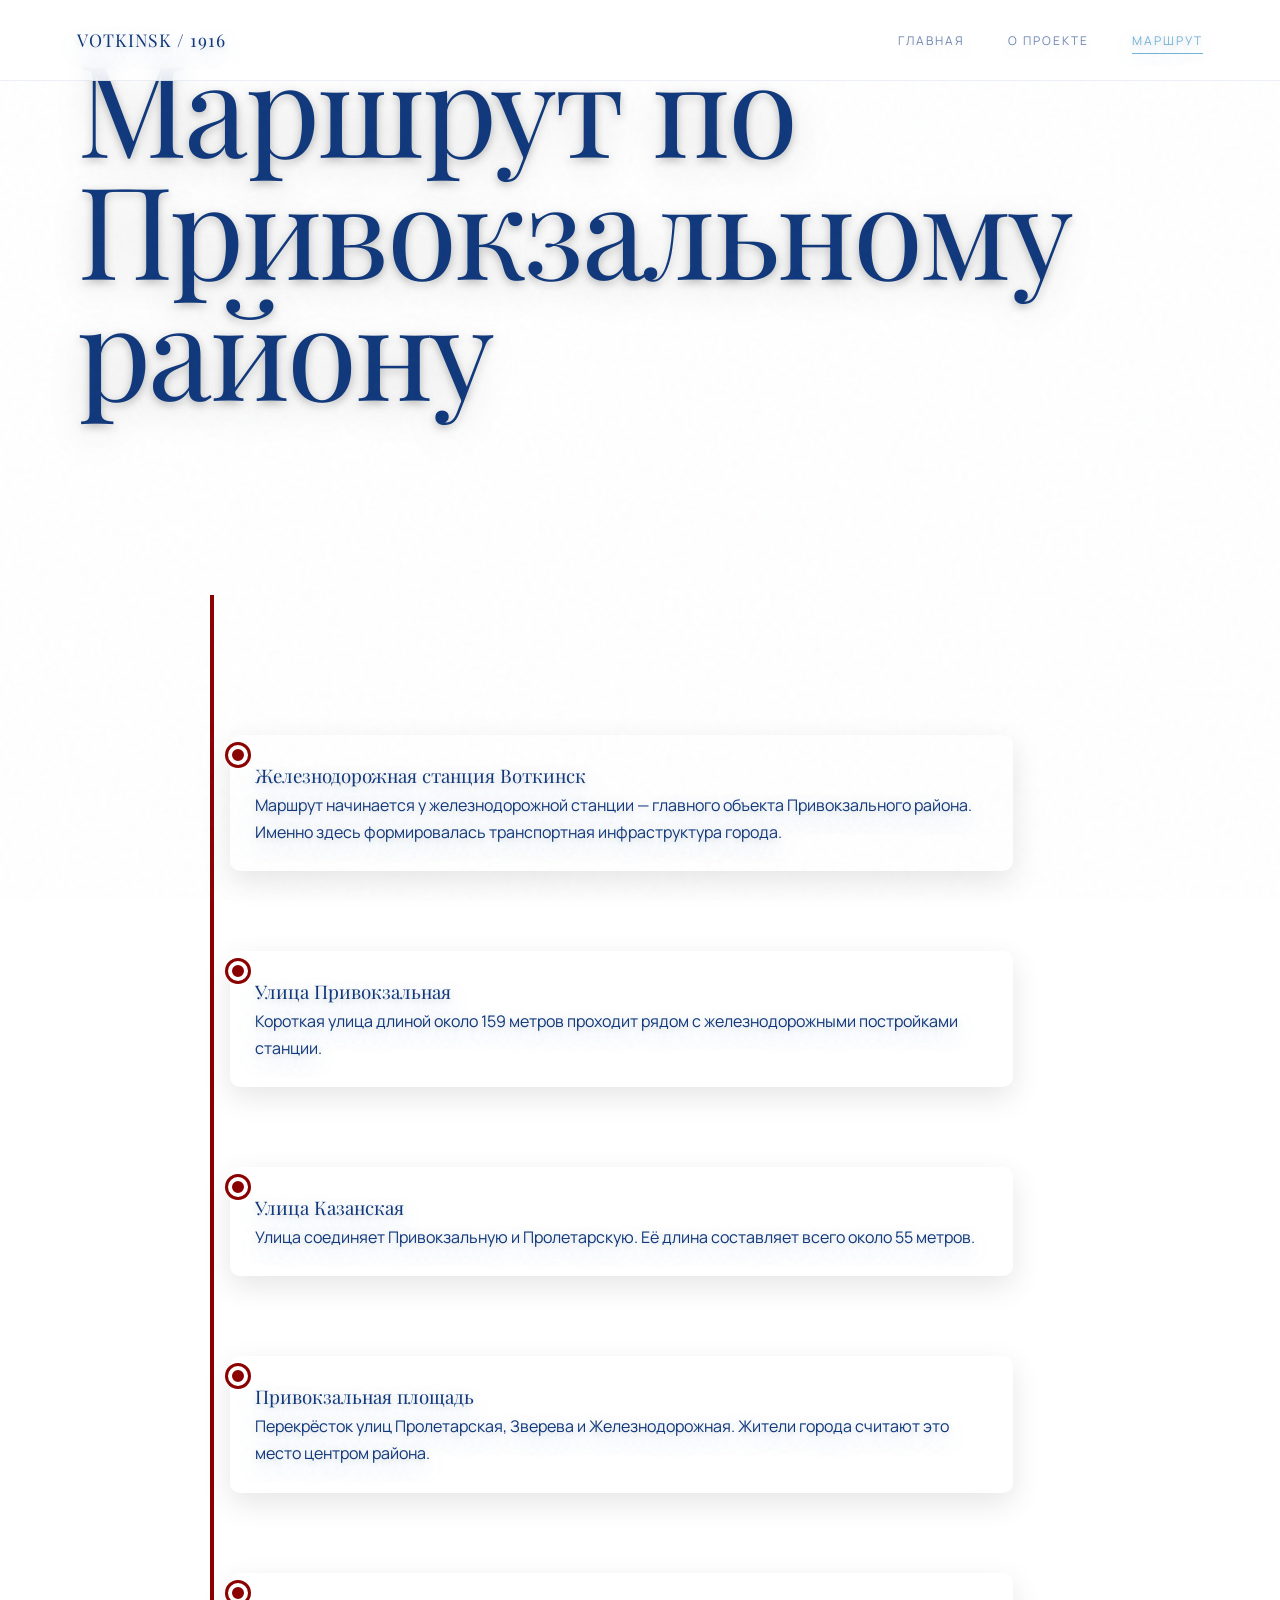
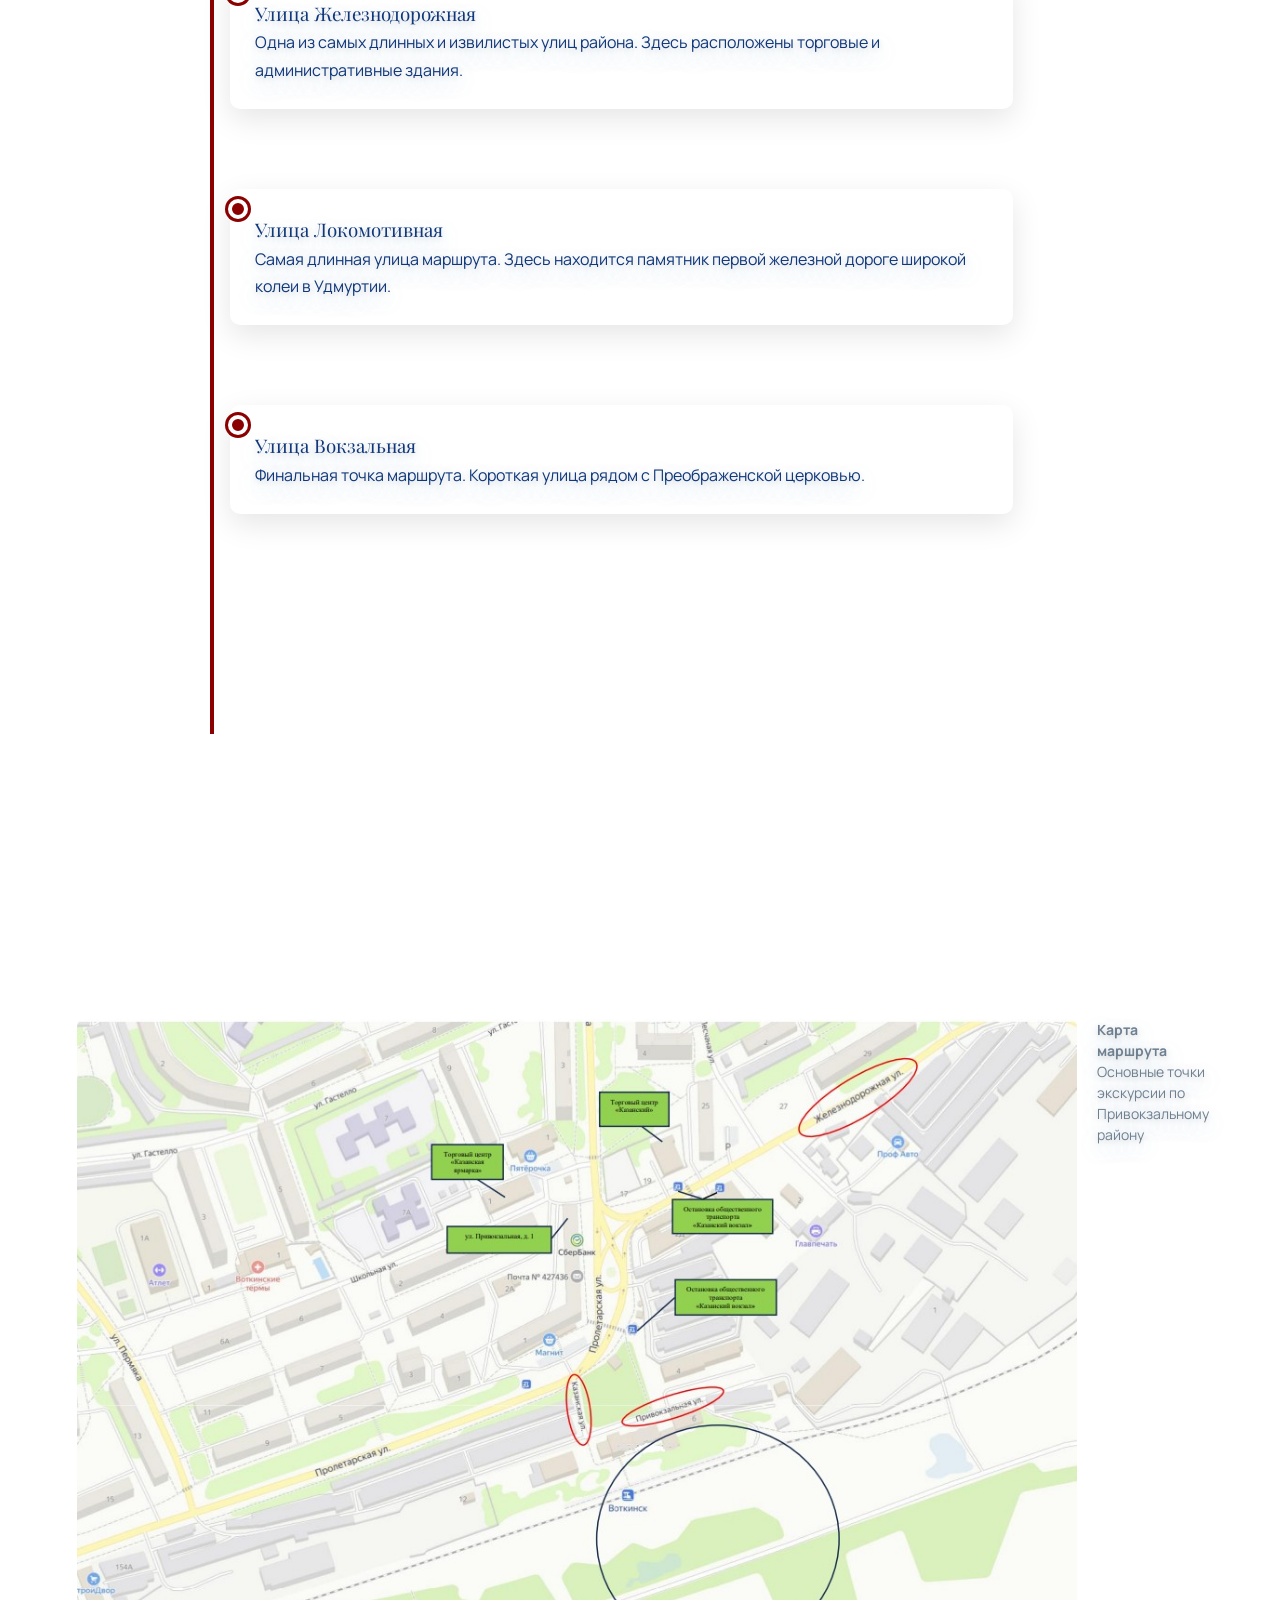
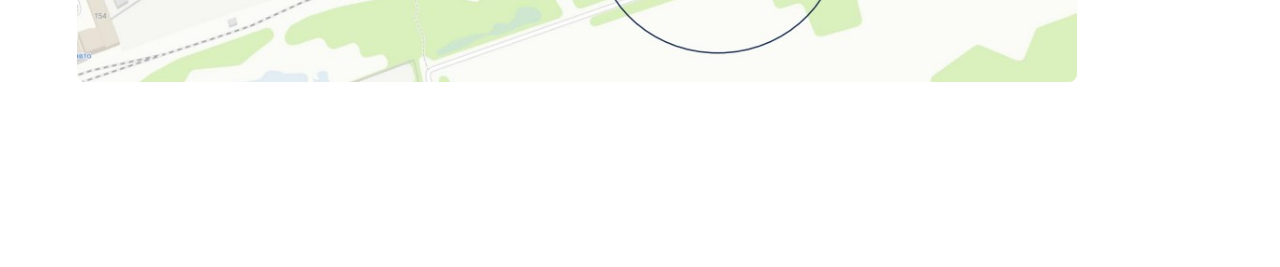
<file: route.html>
<!DOCTYPE html>
<html lang="ru">
<head>
<meta charset="UTF-8">
<title>Маршрут</title>
<link rel="stylesheet" href="css/style.css">
</head>

<body>

<nav class="navbar">
<div class="logo">VOTKINSK / 1916</div>
<div class="nav-links">
<a href="index.html">Главная</a>
<a href="about.html">О проекте</a>
<a href="route.html" class="active">Маршрут</a>
</div>
</nav>

<header class="hero" style="height:55vh;">
<div class="hero-bg" style="background-image:url('https://ic.pics.livejournal.com/zdorovs/16627846/1958139/1958139_original.jpg');"></div>
<div class="hero-content">
<h1 class="display-title">Маршрут по Привокзальному району</h1>
</div>
</header>

<section class="timeline">

<div class="timeline-item">

<div class="timeline-dot"></div>

<div class="timeline-content">
<h3>Железнодорожная станция Воткинск</h3>
<p>
Маршрут начинается у железнодорожной станции — главного объекта
Привокзального района. Именно здесь формировалась транспортная
инфраструктура города.
</p>
</div>

</div>


<div class="timeline-item">

<div class="timeline-dot"></div>

<div class="timeline-content">
<h3>Улица Привокзальная</h3>
<p>
Короткая улица длиной около 159 метров проходит рядом
с железнодорожными постройками станции.
</p>
</div>

</div>


<div class="timeline-item">

<div class="timeline-dot"></div>

<div class="timeline-content">
<h3>Улица Казанская</h3>
<p>
Улица соединяет Привокзальную и Пролетарскую.
Её длина составляет всего около 55 метров.
</p>
</div>

</div>


<div class="timeline-item">

<div class="timeline-dot"></div>

<div class="timeline-content">
<h3>Привокзальная площадь</h3>
<p>
Перекрёсток улиц Пролетарская, Зверева и Железнодорожная.
Жители города считают это место центром района.
</p>
</div>

</div>


<div class="timeline-item">

<div class="timeline-dot"></div>

<div class="timeline-content">
<h3>Улица Железнодорожная</h3>
<p>
Одна из самых длинных и извилистых улиц района.
Здесь расположены торговые и административные здания.
</p>
</div>

</div>


<div class="timeline-item">

<div class="timeline-dot"></div>

<div class="timeline-content">
<h3>Улица Локомотивная</h3>
<p>
Самая длинная улица маршрута. Здесь находится памятник
первой железной дороге широкой колеи в Удмуртии.
</p>
</div>

</div>


<div class="timeline-item">

<div class="timeline-dot"></div>

<div class="timeline-content">
<h3>Улица Вокзальная</h3>
<p>
Финальная точка маршрута. Короткая улица рядом
с Преображенской церковью.
</p>

</div>

</div>

</section>

<section class="route-map">

<div class="image-block large">
<img src="image/route.jpg" alt="Карта маршрута">

<div class="image-caption">
<b>Карта маршрута</b><br>
Основные точки экскурсии по Привокзальному району
</div>
</div>

</section>

<script src="js/script.js"></script>

</body>
</html>
</file>
<file: css/style.css>
/* --- Подключение шрифтов и иконок --- */
@import url('https://fonts.googleapis.com/css2?family=Manrope:wght@300;400;500&family=Playfair+Display:ital,wght@0,400;0,600;1,400&display=swap');

:root{
--bg-main:#FFFFFF;
--bg-soft:#F3F8FB;

--text-main:#0F377B;
--text-muted:#6E7F8F;

--accent:#74B2D6;

--glass:rgba(255,255,255,0.85);

--border-soft:rgba(15,55,123,0.08);

--easing-smooth:cubic-bezier(0.33,1,0.68,1);
}
/* --- Базовые настройки --- */

*{
text-shadow:
0 2px 6px rgba(0,0,0,0.15),
0 8px 20px rgba(116,178,214,0.35);

margin:0;
padding:0;
box-sizing:border-box;
}

.display-title{
text-shadow:
0 3px 8px rgba(0,0,0,0.25),
0 10px 40px rgba(0,0,0,0.15);
}

html{
scroll-behavior:smooth;
}

body{
background:var(--bg-main);
color:var(--text-main);
font-family:'Manrope',sans-serif;
line-height:1.7;
overflow-x:hidden;
}

/* шум текстуры */

body::before{
content:"";
position:fixed;
top:0;
left:0;
width:100%;
height:100%;
background-image:url("data:image/svg+xml,%3Csvg viewBox='0 0 200 200' xmlns='http://www.w3.org/2000/svg'%3E%3Cfilter id='n'%3E%3CfeTurbulence type='fractalNoise' baseFrequency='0.7' numOctaves='3' stitchTiles='stitch'/%3E%3C/filter%3E%3Crect width='100%25' height='100%25' filter='url(%23n)' opacity='0.03'/%3E%3C/svg%3E");
pointer-events:none;
z-index:999;
}

h1,h2,h3,h4{
font-family:'Playfair Display',serif;
font-weight:400;
}

a{
text-decoration:none;
color:inherit;
transition:.4s var(--easing-smooth);
}

section{
padding:140px 6vw;
position:relative;
z-index:10;
}

/* --- Типографика --- */

.display-title{
font-size:clamp(3.5rem,10vw,8rem);
line-height:.95;
letter-spacing:-0.02em;
margin-bottom:40px;
}

.subtitle{
display:inline-block;
color:var(--accent);
font-size:.85rem;
text-transform:uppercase;
letter-spacing:4px;
margin-bottom:20px;
padding-left:40px;
position:relative;
}

.subtitle::before{
content:'';
position:absolute;
left:0;
top:50%;
width:30px;
height:1px;
background:var(--accent);
}

/* --- Навигация --- */

.navbar{
position:fixed;
top:0;
width:100%;
padding:25px 6vw;
display:flex;
justify-content:space-between;
align-items:center;
z-index:1000;

background:var(--glass);
backdrop-filter:blur(12px);

border-bottom:1px solid var(--border-soft);
}

.logo{
font-family:'Playfair Display';
font-size:1.1rem;
letter-spacing:1px;
}

.nav-links a{
margin-left:40px;
font-size:.75rem;
text-transform:uppercase;
letter-spacing:2px;
opacity:.6;
position:relative;
}

.nav-links a::after{
content:'';
position:absolute;
bottom:-5px;
left:0;
width:0;
height:1px;
background:var(--accent);
transition:.4s var(--easing-smooth);
}

.nav-links a:hover,
.nav-links a.active{
opacity:1;
color:var(--accent);
}

.nav-links a:hover::after,
.nav-links a.active::after{
width:100%;
}

/* --- Hero --- */

.hero{
height:100vh;
display:flex;
align-items:center;
padding:0 6vw;
position:relative;
overflow:hidden;
}

.hero-bg{
position:absolute;
top:0;
left:0;
width:100%;
height:105%;

background-size:cover;
background-position:center;


z-index:-1;

mask-image:linear-gradient(to bottom,black 60%,transparent 100%);
}

.hero-content{
max-width:900px;
}

.hero-text{
font-size:1.2rem;
color:var(--text-muted);
max-width:600px;

}

/* --- Сетки --- */

.grid{
display:grid;
grid-template-columns:repeat(auto-fit,minmax(320px,1fr));
gap:60px;
margin-top:80px;
}

/* --- Карточки --- */

.card{
position:relative;
padding-bottom:30px;

border-bottom:1px solid var(--border-soft);

transition:.6s var(--easing-smooth);
}

.card::after{
content:'';
position:absolute;
bottom:-1px;
left:0;
width:0;
height:2px;

background:var(--accent);

transition:.6s var(--easing-smooth);
}

.card:hover::after{
width:100%;
}

.card:hover h3{
color:var(--accent);
}

.card-img-wrap{
height:380px;
overflow:hidden;
margin-bottom:30px;
background:var(--bg-soft);
}

.card-img-wrap img{
width:100%;
height:100%;
object-fit:cover;

filter:grayscale(60%) contrast(110%);

transition:.8s var(--easing-smooth);
}

.card:hover img{
filter:grayscale(0%);
transform:scale(1.05);
}

.card h3{
font-size:1.8rem;
margin-bottom:15px;
transition:.4s;
}

.card p{
color:var(--text-muted);
}

/* --- Иконки --- */

.icon-box{
display:flex;
gap:30px;
align-items:flex-start;
}

.icon-wrap{
font-size:2.5rem;

color:var(--accent);

padding:20px;

border:1px solid rgba(116,178,214,0.4);

border-radius:50%;
}

/* --- Таймлайн --- */

.timeline{
max-width:800px;
margin:auto;
}

.timeline-step{
padding-left:60px;
padding-bottom:80px;

border-left:1px solid rgba(116,178,214,0.4);

position:relative;
}

.timeline-marker{
position:absolute;

left:-25px;
top:0;

width:50px;
height:50px;

background:#FFFFFF;

border:1px solid var(--accent);

border-radius:50%;

display:flex;
align-items:center;
justify-content:center;

color:var(--accent);

font-size:1.5rem;
}

/* --- Анимации --- */

[data-animate]{
opacity:0;
transform:translateY(40px);

transition:
opacity .8s var(--easing-smooth),
transform .8s var(--easing-smooth);
}

[data-animate].in-view{
opacity:1;
transform:translateY(0);
}

.delay-1{transition-delay:.1s}
.delay-2{transition-delay:.2s}
.delay-3{transition-delay:.3s}
.delay-4{transition-delay:.4s}

/* --- Footer --- */

footer{
padding:80px 6vw;
text-align:center;

border-top:1px solid var(--border-soft);
}

.footer-brand{
font-family:'Playfair Display';
font-size:4vw;
opacity:.15;
}

/* --- mobile --- */

@media(max-width:768px){

.navbar{
padding:20px;
flex-direction:column;
gap:15px;
background:white;
}

.nav-links a{
margin:0 10px;
}

.display-title{
font-size:3.5rem;
}

}
.timeline{
position:relative;
max-width:900px;
margin:100px auto;
padding-left:40px;
}

.timeline::before{
content:"";
position:absolute;
left:20px;
top:0;
width:4px;
height:100%;
background:#000000;
}

.timeline-item{
position:relative;
margin-bottom:80px;
}

.timeline-dot{
position:absolute;
left:-2px;
top:10px;
width:20px;
height:20px;
background:#8b0000;
border-radius:50%;
border:4px solid white;
box-shadow:0 0 0 3px #000000;
}
.timeline{
position:relative;
max-width:900px;
margin:100px auto;
padding-left:40px;
}

.timeline::before{
content:"";
position:absolute;
left:20px;
top:0;
width:4px;
height:100%;
background:#8b0000;
}

.timeline-item{
position:relative;
margin-bottom:80px;
}

.timeline-dot{
position:absolute;
left:-2px;
top:10px;
width:20px;
height:20px;
background:#8b0000;
border-radius:50%;
border:4px solid white;
box-shadow:0 0 0 3px #8b0000;
}

.timeline-content{
background:white;
padding:25px;
border-radius:10px;
box-shadow:0 10px 30px rgba(0,0,0,0.1);
}

.timeline-content img{
width:100%;
margin-top:15px;
border-radius:8px;
}

.timeline-content h3{
margin-top:0;
}


/* --- image block --- */

.image-block{
display:flex;
gap:20px;
align-items:flex-start;
margin:45px 0;
}

.image-block img{
width:1000px;
border-radius:8px;
}

.image-caption{
max-width:250px;
font-size:14px;
color:var(--text-muted);
line-height:1.5;
}
</file>
